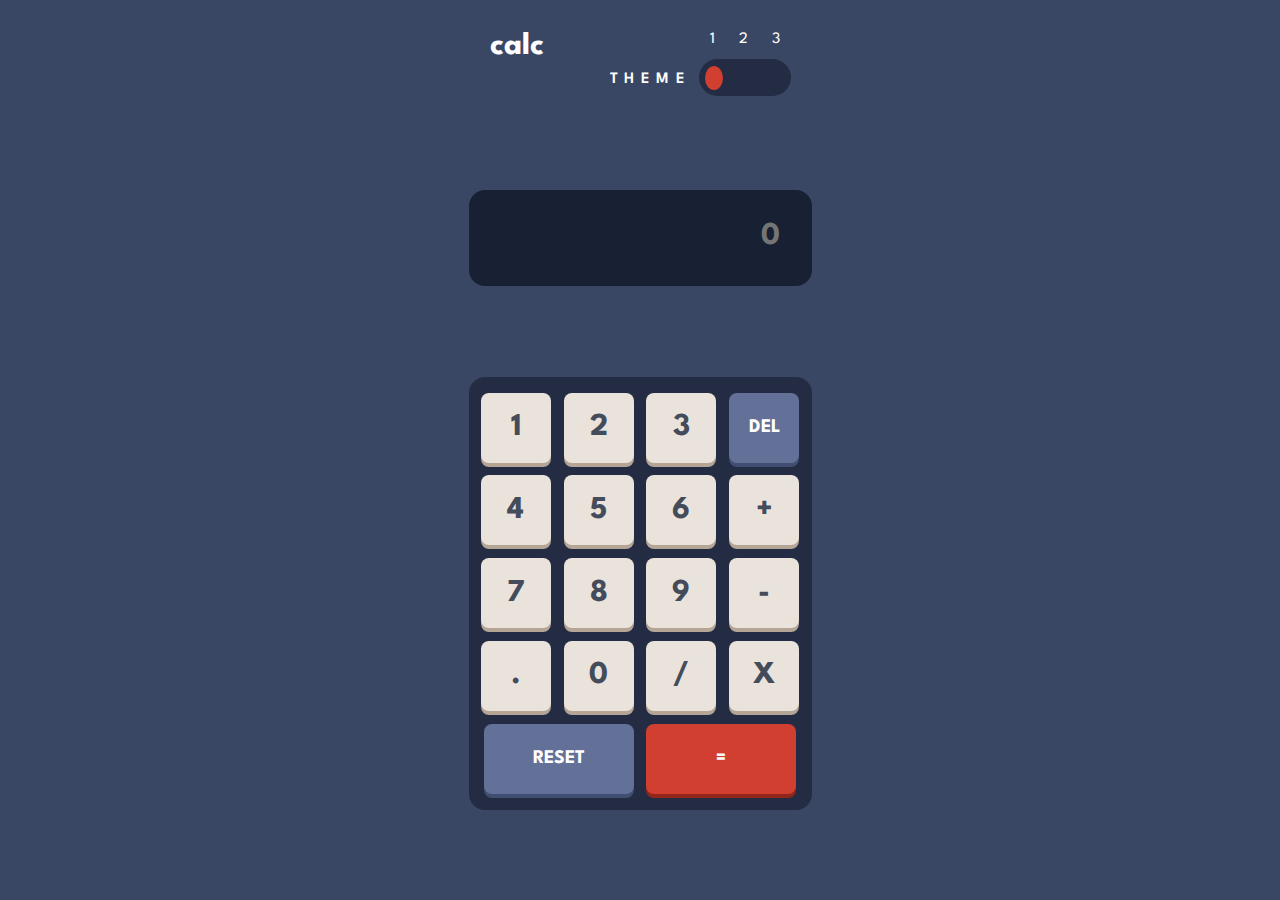
<file: index.html>
<!DOCTYPE html>
<html lang="en">
<head>
	<meta charset="UTF-8">
  	<meta name="viewport" content="width=device-width, initial-scale=1.0"> <!-- displays site properly based on user's device -->
  	<link rel="icon" type="image/png" sizes="32x32" href="./images/favicon-32x32.png">
 <title>Frontend Mentor | Calculator app</title>
	<link rel="stylesheet" href="calculator.css">
	<script type="text/javascript" src='calculator.js' defer></script>
</head>
	<body>
	</body>
</html>
</file>
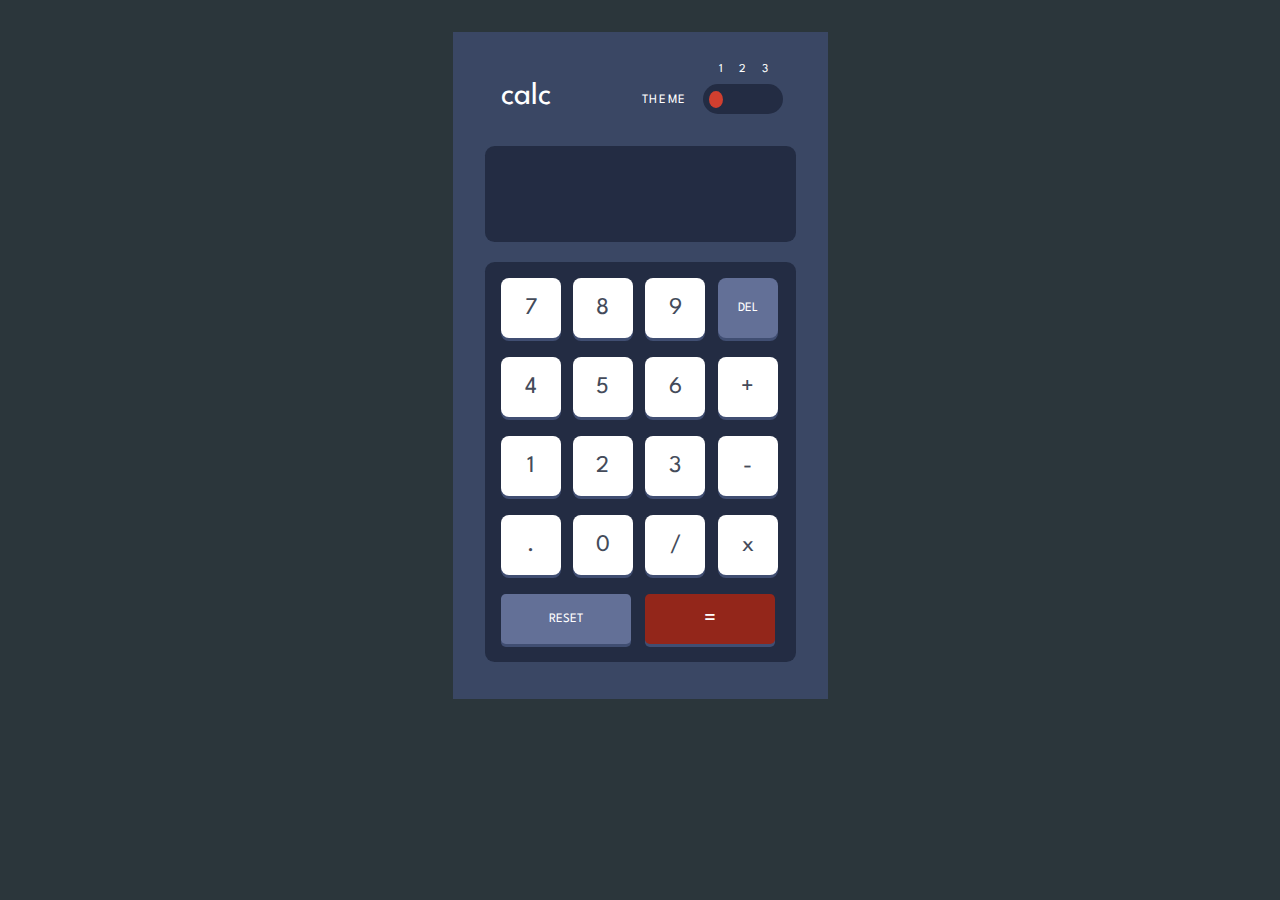
<file: index1.html>
<!DOCTYPE html>
<html lang="en">
<head>
  <meta charset="UTF-8">
  <meta name="viewport" content="width=device-width, initial-scale=1.0"> <!-- displays site properly based on user's device -->

  <link rel="icon" type="image/png" sizes="32x32" href="./images/favicon-32x32.png">
  <link rel="stylesheet" href="style.css">
  
  <title>Frontend Mentor | Calculator app</title>

  <!-- Feel free to remove these styles or customise in your own stylesheet 👍 -->
  <style>
    .attribution { font-size: 11px; text-align: center; }
    .attribution a { color: hsl(228, 45%, 44%); }
  </style>
</head>
<body>
  <div class="container">
    <div class="header">
      <span class="page-header">calc</span>
      <div class="theme-setting">
        <div class="theme-header">theme</div>
        <div class="choices">
          <label class="theme-label" for="theme1">1</label>
          <label class="theme-label" for="theme2">2</label>
          <label class="theme-label" for="theme3">3</label>
        </div>
        <div class="toggle">
          <input class="theme-radio" type="checkbox" name="theme" id="theme1" value="theme1" checked>
          <span class="checkmark" id="checkmark1"></span>
          <input class="theme-radio" type="checkbox" name="theme" id="theme2" value="theme2">
          <span class="checkmark" id="checkmark2"></span>
          <input class="theme-radio" type="checkbox" name="theme" id="theme3" value="theme3">
          <span class="checkmark" id="checkmark3"></span>
        </div>
      </div>
      
      
    </div>
    
    <div class="screen"></div>
    <div class="keypad">
      <button class="key t1-key-w"><p>7</p></button>
      <button class="key t1-key-w"><p>8</p></button>
      <button class="key t1-key-w"><p>9</p></button>
      <button class="key t1-key-b"><p>del</p></button>
      <button class="key t1-key-w"><p>4</p></button>
      <button class="key t1-key-w"><p>5</p></button>
      <button class="key t1-key-w"><p>6</p></button>
      <button class="key t1-key-w"><p>+</p></button>
      <button class="key t1-key-w"><p>1</p></button>
      <button class="key t1-key-w"><p>2</p></button>
      <button class="key t1-key-w"><p>3</p></button>
      <button class="key t1-key-w"><p>-</p></button>
      <button class="key t1-key-w"><p>.</p></button>
      <button class="key t1-key-w"><p>0</p></button>
      <button class="key t1-key-w"><p>/</p></button>
      <button class="key t1-key-w"><p>x</p></button>
      <button class="key reset t1-reset"><p>reset</p></button>
      <button class="key equals t1-equals"><p>=</p></button>
    </div>


  </div>

  
  <div class="attribution">
    Challenge by <a href="https://www.frontendmentor.io?ref=challenge" target="_blank">Frontend Mentor</a>. 
    Coded by <a href="#">Jim Snelgrove</a>.
  </div>

  <script type="text/javascript" src='main.js'></script>
</body>
</html>
</file>
<file: calculator.css>
@import url('https://fonts.googleapis.com/css2?family=Spartan:wght@500;600;700&display=swap');

:root{
	--mobileWidth: 375px;
	--desktopWidth:  1440px;

}

*,
*::after,
*::before{
	margin: 0;
	padding: 0;
	box-sizing: border-box;
	color:  white;
	font-family: 'Spartan', sans-serif;
	font-size: 32px;
}

html{
	background: hsl(210, 4%, 15%);
}
h1{

}

body{
	/*theme 1 colors*/
	--main-bg: hsl(222, 26%, 31%); /*  --main-bg */
	--tog-keypad-bg: hsl(223, 31%, 20%); /* toggle, keypad bg */
	--screen-bg: hsl(224, 36%, 15%); /* screen bg */
	
	--key-bg: hsl(225, 21%, 49%); /* key bg del reset*/
	--key-shadow: hsl(224, 28%, 35%); /* key shadow */
	
	--tog-btn-red-key: hsl(6, 63%, 50%); /* key bg, toggle */
	--red-key-shadow: hsl(6, 70%, 34%); /* key shadow */
	
	--key-bg2: hsl(30, 25%, 89%); /* key bg numbers and operators*/
	--key-shadow2: hsl(28, 16%, 65%); /* key shadow */
	
	--text1:  hsl(221, 14%, 31%); /* text */
	--text2: hsl(0,0%,100%); /* text white*/
	--text3: hsl(0,0%,100%); /* text white*/;
	--headtext: hsl(0,0%,100%);

	position: relative;
	display:  flex;
	width: var(--mobileWidth);
	margin:  0 auto;
/*	background: var(--main-bg);*/
}

body.theme2{
/*background*/
	--main-bg: hsl(0, 0%, 90%); /* (main background) lightGray*/
	--tog-keypad-bg: hsl(0, 5%, 81%); /* (toggle background, keypad background) grayish red */
	--screen-bg: hsl(0, 0%, 93%); /* (screen background) --veryLightGray*/
/*keys*/
	--key-bg: hsl(185, 42%, 37%); /*(key background) darkModerateCyan*/
	--key-shadow : hsl(185, 58%, 25%); /* (key shadow) veryDarkCyan*/

	--tog-btn-red-key:  hsl(25, 98%, 40%); /* (key background, toggle) orange*/
	--red-key-shadow: hsl(25, 99%, 27%); /*- Dark orange (key shadow)*/

	--key-bg2: hsl(45, 7%, 89%); /* (key background) Light grayish yellow*/
	--key-shadow2:  hsl(35, 11%, 61%);/*; Dark grayish orange (key shadow)*/

/*Text*/
	--text1: hsl(60, 10%, 19%); /*Very dark grayish yellow:*/
	--text2: hsl(0, 0, 100%);/*White */
	--text3: hsl(0, 0, 100%);/*White */;
	--headtext: hsl(60, 10%, 19%);
}

body.theme3{
/* background */
	--main-bg: hsl(268, 75%, 9%); /* Very dark violet (main background) */
	--tog-keypad-bg: hsl(268, 71%, 12%); /* Very dark violet (toggle background, keypad background, screen background) */
	--screen-bg:  hsl(268, 71%, 12%); /* screen background */
/*keys*/
	--key-bg: hsl(281, 89%, 26%);/* Dark violet (key background) */
	--key-shadow: hsl(285, 91%, 52%);	/* Vivid magenta (key shadow) */

	--tog-btn-red-key: hsl(176, 100%, 44%); /*Pure cyan (key background, toggle)*/
	--red-key-shadow: hsl(177, 92%, 70%) ;/* Soft cyan (key shadow) */

	--key-bg2: hsl(268, 47%, 21%); /* Very dark violet (key background)*/
	--key-shadow2: hsl(290, 70%, 36%)  ;/* Dark magenta (key shadow)*/
/*Text*/
	--text1: hsl(52, 100%, 62%) ;/*Light yellow*/
	--text2: hsl(198, 20%, 13%) ;/*Very dark blue*/
	--text3: hsl(0, 0, 100%) ;/*White (text)*/
	--headtext: hsl(52, 100%, 62%) ;/*Light yellow*/;
}

.calculator{
	position:  relative;
	display: flex;
	justify-content: center;
	flex-wrap: wrap;
	width: 100%;
	min-height: 100vh;
	background: var(--main-bg);
	padding:  1rem .5rem .5rem .5rem;
}

.calc-head{
	position: relative;
	display: flex;
	justify-content: center;
	max-height: 2rem;
}

.calc-title{
	width: 40%;
	color:  var(--headtext);
}

.theme-set{
	position: relative;
	display: grid;
	grid-template-columns: auto auto;
	width:  60%;
	margin-left:  2rem;

}

.theme-set p{
	grid-column: 1;
	grid-row:  2;
	text-transform: uppercase;
	letter-spacing: .2rem;
	margin-top: .4rem;
	font-size: .5rem;
	font-weight: 600;
	margin-right: .25rem;
	color:  var(--headtext);
}

.choices{
	grid-column: 2;
	grid-row: 1;
	position: relative;
	display: flex;
	justify-content: center;
	gap: .75rem;
	margin-bottom: .2rem;
	width: 100%;

}
.choices label{
	font-size: .5rem;
	cursor: pointer;
	color:  var(--headtext);
}

.toggles{
	grid-column: 2;
	grid-row: 2;
	position: relative;
	display: flex;
	background: var(--tog-keypad-bg);
	border-radius:  1rem;
	width: 100%;
}

.toggles input{
	display: none;
}

.checkmark{
	display: block;
 	min-height:  18px;
 	width:  18px;
 	border-radius: 50%;
 	background: var(--tog-btn-red-key);
 	margin: .2rem;
 	opacity: 0;
 }

 #theme1:checked ~ #checkmark1{
 	opacity: 1;
 	min-height: 18px;
 }

  #theme2:checked ~ #checkmark2{
 	opacity: 1;
 }

  #theme3:checked ~ #checkmark3{
 	opacity: 1;
 }


 .screen{
 	position: relative;
 	float:  right;
 	text-align: right;
 	height: 3rem;
 	background: var(--screen-bg);
 	resize: none;
 	border-radius: .5rem;
 	border:  none;
 	font-family: inherit;
 	font-size: 1rem;
 	font-weight: 700;
 	padding:  1rem;
 	margin-top: 1rem;
 	margin-bottom: .5rem;
 	overflow: hidden;
 }

 .keys-container{
 	position: relative;
 	display: flex;
 	justify-content: center;
 	flex-wrap: wrap;
 	gap: .4rem;
 	width: 100%;
 	height: 70%;
 	background:  var(--tog-keypad-bg);
 	border-radius: .5rem;
 	padding-top: .5rem;
 	padding-bottom: .5rem;
 }

 .key{
 	width: 70px;
 	height:  70px;
 	border-radius: .25rem;
 	color: var(--text1);
 	font-size: 1rem;
 	font-weight: 700;
 	text-transform:  uppercase;
 	background: var(--key-bg2);
 	box-shadow: 0 4px 0 var(--key-shadow2);
 	border: none;
 }

 .key__large{
 	width: 150px;
 }

 .key__blue{
 	background: var(--key-bg);
 	color: var(--text3);
 	box-shadow: 0 4px 0 var(--key-shadow);
 	font-size: .6rem;

 }
 .key__red{
 	background: var(--tog-btn-red-key);
 	color: var(--text2);
 	box-shadow: 0 4px 0 var(--red-key-shadow);
 	font-size: .6rem;
 }

 .key:active{
 	box-shadow: none;
 }

 @media (min-width:500px){
 	body{
 		width: 100%;
 		background: var(--main-bg);
 		justify-content: center;
 		align-items: center;
 		height:  100vh;
 		overflow: hidden;
 	}
 	.calculator{
 		width:  var(--mobileWidth);
 	}

 }
</file>
<file: style.css>
/*fonts*/
@import url('https://fonts.googleapis.com/css2?family=Spartan:wght@700&display=swap');

:root{

	/* Theme 1 colors*/

	--vd-blue-main: hsl(222, 26%, 31%); /*main background*/
	--vd-blue-secondary: hsl(223, 31%, 20%); /*toggle/ keypad / screen background */
	--vdd-blue: hsl(225, 21%, 49%); /*key background*/
	--vdd-blue-secondary: hsl(224, 28%, 35%); /*key shadow*/
	--red: hsl(6, 63%, 50%); /*key background /toggle*/
	--dark-red: hsl(6, 70%, 34%); /*key shadow*/
	--light-gray-orange: hsl(30, 25%, 89%); /*key background*/
	--gray-orange: hsl(28, 16%, 65%); /*key shadow*/
	--vd-gray-blue: hsl(221, 14%, 31%); /*text*/
	--white: hsl(0, 0%, 100%); /*text*/

	/* Theme 2 colors*/

	--light-gray: hsl(0, 0%, 90%); /*main background*/ 
	--gray-red: hsl(0, 5%, 81%); /*toggle/ keypad background*/
	--very-light-gray: hsl(0, 0%, 93%);/* screen background*/
	--dm-cyan: hsl(185, 42%, 37%); /*key background*/
	--vd-cyan: hsl(185, 58%, 25%); /*key shadow*/
	--orange: hsl(25, 98%, 40%); /*key background*/
	--dark-orange: hsl(25, 99%, 27%);/*key shadow*/
	--light-gray-yellow: hsl(45, 7%, 89%); /*key background*/
	--dark-gray-orange: hsl(35, 11%, 61%);/*key shadow*/
	--vd-gray-yellow:  hsl(60, 10%, 19%);/*text*/
	/*white from theme 1*/

	/* Theme 3 colors*/

	--vd-violet: hsl(268, 75%, 9%); /*main background*/
	--vd-violet2: hsl(268, 71%, 12%); /*toggle/ keypad/ screen background*/
	--dark-violet: hsl(281, 89%, 26%); /*key background*/
	--vivid-magenta: hsl(285, 91%, 52%); /*key shadow*/
	--pure-cyan: hsl(176, 100%, 44%); /*key background / toggle*/
	--soft-cyan: hsl(177, 92%, 70%);/*key shadow*/
	--vd-violet3: hsl(268, 47%, 21%);/*key background*/
	--vd-magenta: hsl(290, 70%, 36%);/*key shadow*/
	--light-yellow: hsl(52, 100%, 62%);/*text*/
	--vd-blue: hsl(198, 20%, 13%);/*text*/
	/*white from theme 1*/

}

*{
	margin:0;
	padding:0;
	box-sizing: border-box;
}

.attribution{
	display: none;
}

button{
	border: none;
	padding: 0;
	margin:  0;
}

/*Mobile Theme 1*/

body{
	position:relative;
	display: block;
	font-family: 'Spartan', sans-serif;
	font-size: 32px;
	margin: .5em;
	background: hsl(199, 16%, 20%);
}

.container{
	position: relative;
	display: grid;
	grid-row-gap: .5em;
	margin: 1em auto;
	width: 375px;
	height:667px;
	background: var(--vd-blue-main);
	color: var(--white);
	padding: 1em;
}

.header{
	position: relative;
	display: flex;
	width: 100%;
}

.page-header{
	position: relative;
	display: flex;
	justify-content: flex-start;
	align-items: center;
	width: 30%;
	padding: .5em .5em;
}

.theme-setting{
	position: relative;
	display: grid;
	justify-content: flex-end;
	grid-template-columns: auto auto;
	margin-left: 2em;
}

.theme-header{
	grid-column: 1;
	grid-row: 2;
	text-transform: uppercase;
	font-size: .8rem;
	letter-spacing: .1rem;
	align-self: end;
	padding-bottom: 1.5rem;
}

.choices{
	grid-column:2;
	grid-row: 1;
	display: flex;
	gap: 1rem;
	width: 100%;
	margin-left: 2rem;
}

.theme-label{
	font-size: .75rem;
	cursor: pointer;
}

.theme-radio{
	display: none;
}
 .checkmark{
 	height:  17px;
 	width:  18px;
 	border-radius: 50%;
 	background: var(--red);
 	margin: .4rem;
 	opacity: 0;
 }

 #theme1:checked ~ #checkmark1{
 	opacity: 100%;
 }

  #theme2:checked ~ #checkmark2{
 	opacity: 100%;
 }

  #theme3:checked ~ #checkmark3{
 	opacity: 100%;
 }

.toggle{
	grid-column: 2;
	grid-row: 2;
	position:relative;
	display: flex;
	text-transform: uppercase;
	font-size: .75rem;
	background: var(--vd-blue-secondary);
	border-radius: 2em;
	width: 80px;
	height: 30px;
	margin-left: 1rem;
}

.screen{
	position:  relative;
	display: flex;
	justify-content: center;
	align-items: center;
	width:100%;
	height:3em;
	background: var(--vd-blue-secondary); 
	border-radius: .3em;
	overflow: hidden;
}

.keypad{
	position: relative;
	display: grid;
	grid-template-columns: 50px 50px 50px 50px;
	grid-column-gap: 1.4rem;
	grid-row-gap: 1rem;
	background: var(--vd-blue-secondary);
	width: 100%;
	height: 400px;
	padding: 1rem 1rem;
	border-radius: .3em;
}

.key{
	font-family: 'Spartan', sans-serif;
	font-size: 1.5rem;
	display: flex;
	width: 60px;
	height: 60px;
	border-radius: .5rem;
	padding: auto auto;
	box-shadow: 0 3px 0 var(--vdd-blue-secondary);
	position: relative;
}

.key p{
	position: absolute;
	top: 50%;
	left: 50%;
	transform:  translate(-50%, -50%);
	pointer-events: none;
}
.reset{}

.equals{}

.t1-key-w{
	color: var(--vd-gray-blue);
	background: var(--white);
	
}
.t1-key-b{
	color: var(--white);
	background: var(--vdd-blue);
	font-size: .8rem;
	text-transform: uppercase;
	padding-left: 1rem;
	padding-top: 1.4rem;
}

.t1-reset{
	font-family: 'Spartan', sans-serif;
	font-size: 1rem;
	grid-column: 1 / 2;
	width: 130px;
	height: 50px;
	color: var(--white);
	background: var(--vdd-blue);
	font-size: .8rem;
	text-transform: uppercase;
	border-radius: .3rem;
	padding: 1.2rem 2.6rem;
}

.t1-equals{
	font-family: 'Spartan', sans-serif;
	font-size: 1.5rem;
	grid-column: 3 / 4;
	width: 130px;
	height: 50px;
	color: var(--white);
	background: var(--dark-red);
	border-radius: .3rem;
	padding: .8rem 3.3rem;
}

.key:active{
	background: yellow;
}
</file>
